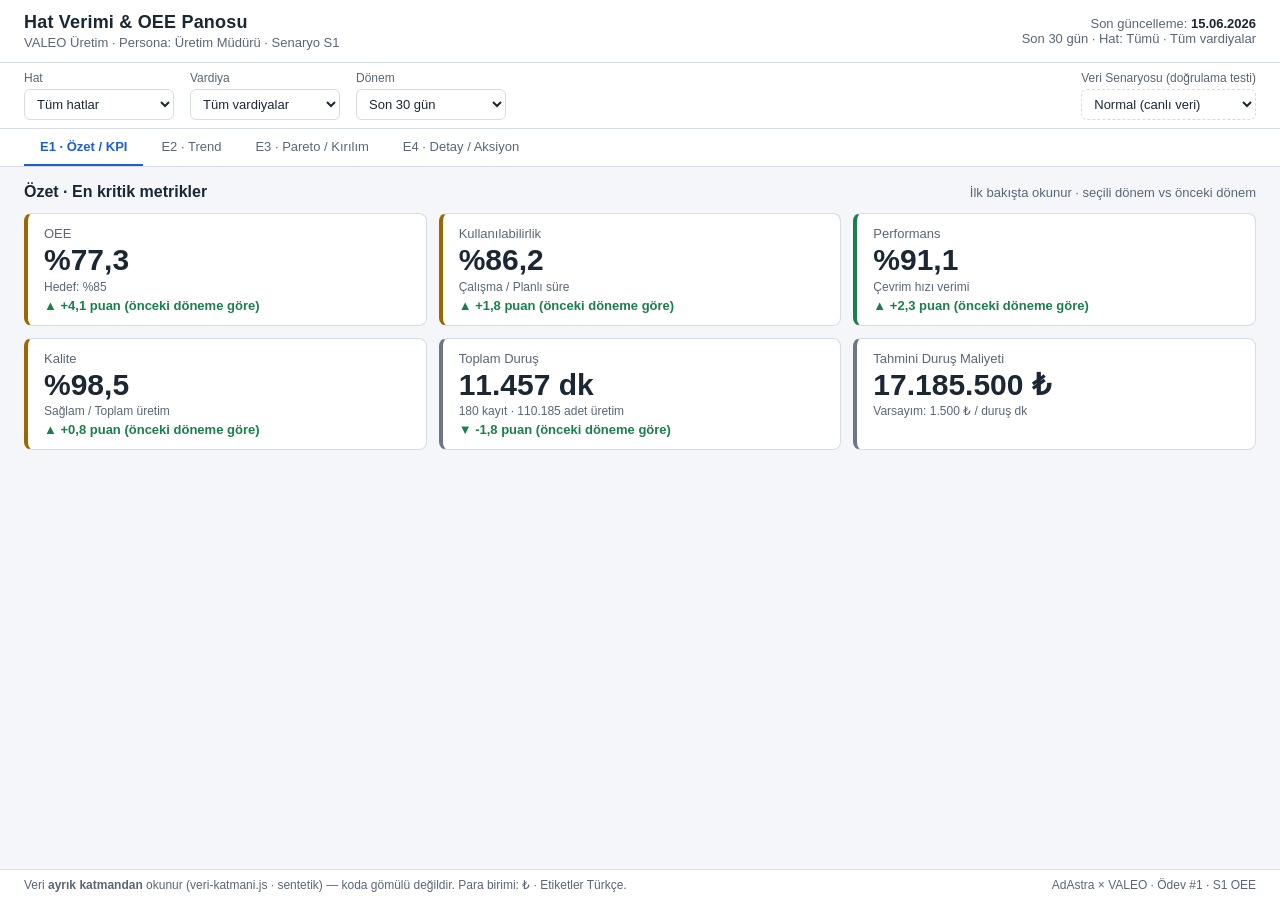
<file: Mustafa-Erdogan/dashboard/index.html>
<!DOCTYPE html>
<html lang="tr">
<head>
  <meta charset="utf-8">
  <meta name="viewport" content="width=device-width, initial-scale=1">
  <title>VALEO · Hat Verimi & OEE Panosu</title>
  <!-- Tek tasarim sistemi dosyasi (inline CSS yok) -->
  <link rel="stylesheet" href="stil.css">
</head>
<body>
  <div class="uygulama">

    <!-- Baslik -->
    <header class="baslik-cubugu">
      <div class="baslik-sol">
        <h1>Hat Verimi &amp; OEE Panosu</h1>
        <p>VALEO Üretim · Persona: Üretim Müdürü · Senaryo S1</p>
      </div>
      <div class="baslik-sag">
        Son güncelleme: <strong id="son-guncelleme">—</strong><br>
        <span id="kapsam">—</span>
      </div>
    </header>

    <!-- Filtreler -->
    <div class="filtre-cubugu">
      <div class="filtre">
        <label for="f-hat">Hat</label>
        <select id="f-hat"></select>
      </div>
      <div class="filtre">
        <label for="f-vardiya">Vardiya</label>
        <select id="f-vardiya"></select>
      </div>
      <div class="filtre">
        <label for="f-aralik">Dönem</label>
        <select id="f-aralik">
          <option value="7">Son 7 gün</option>
          <option value="14">Son 14 gün</option>
          <option value="30" selected>Son 30 gün</option>
          <option value="tum">Tüm dönem</option>
        </select>
      </div>
      <div class="filtre filtre--test">
        <label for="f-test">Veri Senaryosu (doğrulama testi)</label>
        <select id="f-test">
          <option value="normal" selected>Normal (canlı veri)</option>
          <option value="bos">Boş veri</option>
          <option value="bozuk">Bozuk veri</option>
        </select>
      </div>
    </div>

    <!-- Sekmeler -->
    <nav class="sekmeler">
      <button class="sekme aktif" id="sekme-e1" type="button">E1 · Özet / KPI</button>
      <button class="sekme" id="sekme-e2" type="button">E2 · Trend</button>
      <button class="sekme" id="sekme-e3" type="button">E3 · Pareto / Kırılım</button>
      <button class="sekme" id="sekme-e4" type="button">E4 · Detay / Aksiyon</button>
    </nav>

    <!-- Icerik -->
    <main class="icerik">

      <!-- Yuklenme / bos / hata durumlari -->
      <div class="durum-katman gizli" id="durum-yukleniyor">
        <div class="ikon-buyuk">⏳</div>
        <h2>Veri yükleniyor…</h2>
        <p>Bağlı veri katmanı okunuyor.</p>
      </div>
      <div class="durum-katman gizli" id="durum-bos">
        <div class="ikon-buyuk">∅</div>
        <h2>Gösterilecek veri yok</h2>
        <p>Bağlı kaynakta geçerli kayıt bulunamadı. Veri eklendiğinde pano otomatik dolar. (Doğrulama: boş veri senaryosu.)</p>
      </div>
      <div class="durum-katman hata gizli" id="durum-hata">
        <div class="ikon-buyuk">⚠️</div>
        <h2>Veri katmanı okunamadı</h2>
        <p>veri-katmani.js yüklenemedi. Dosyanın index.html ile aynı klasörde olduğundan emin olun.</p>
      </div>

      <!-- Ekranlar -->
      <div id="ekran-kabi">
        <!-- E1 -->
        <section class="ekran" id="ekran-e1">
          <div class="ekran-baslik">
            <h2>Özet · En kritik metrikler</h2>
            <span class="aciklama">İlk bakışta okunur · seçili dönem vs önceki dönem</span>
          </div>
          <div id="e1-govde"></div>
        </section>

        <!-- E2 -->
        <section class="ekran gizli" id="ekran-e2">
          <div class="ekran-baslik">
            <h2>Trend · Günlük OEE</h2>
            <span class="aciklama">Çizgi grafik · renk = dönem</span>
          </div>
          <div class="gosterge">
            <span class="gosterge-oge"><span class="swatch mavi"></span> Mevcut dönem</span>
            <span class="gosterge-oge"><span class="swatch gri"></span> Önceki dönem</span>
            <span class="gosterge-oge"><span class="swatch uyari"></span> Hedef</span>
          </div>
          <div class="grafik-cerceve">
            <div class="grafik-tuval" id="e2-tuval"></div>
          </div>
          <div class="grafik-okuma" id="e2-okuma"></div>
        </section>

        <!-- E3 -->
        <section class="ekran gizli" id="ekran-e3">
          <div class="ekran-baslik">
            <h2>Kırılım · Duruş Nedeni Pareto'su &amp; Hat Bazında OEE</h2>
            <span class="aciklama">Sütun + kümülatif · doğru grafik seçimi</span>
          </div>
          <div class="grafik-satir">
            <div class="grafik-cerceve">
              <h3>Duruş Nedeni Pareto'su (dakika)</h3>
              <div class="grafik-tuval" id="e3-pareto"></div>
            </div>
            <div class="grafik-cerceve">
              <h3>Hat Bazında OEE</h3>
              <div class="grafik-tuval" id="e3-hat"></div>
            </div>
          </div>
          <div class="grafik-okuma" id="e3-okuma"></div>
        </section>

        <!-- E4 -->
        <section class="ekran gizli" id="ekran-e4">
          <div class="ekran-baslik">
            <h2>Detay · Vardiya Kayıtları &amp; Aksiyon</h2>
            <span class="aciklama">Yoğunluk + okunabilirlik · durum sütunları</span>
          </div>
          <div id="e4-govde" class="ekran"></div>
        </section>
      </div>
    </main>

    <!-- Alt bilgi -->
    <footer class="alt-bilgi">
      <span>Veri <strong>ayrık katmandan</strong> okunur (veri-katmani.js · sentetik) — koda gömülü değildir. Para birimi: ₺ · Etiketler Türkçe.</span>
      <span>AdAstra × VALEO · Ödev #1 · S1 OEE</span>
    </footer>
  </div>

  <!-- Once AYRIK veri katmani, sonra dashboard mantigi (inline script yok) -->
  <script src="veri-katmani.js"></script>
  <script src="dashboard.js"></script>
</body>
</html>
</file>
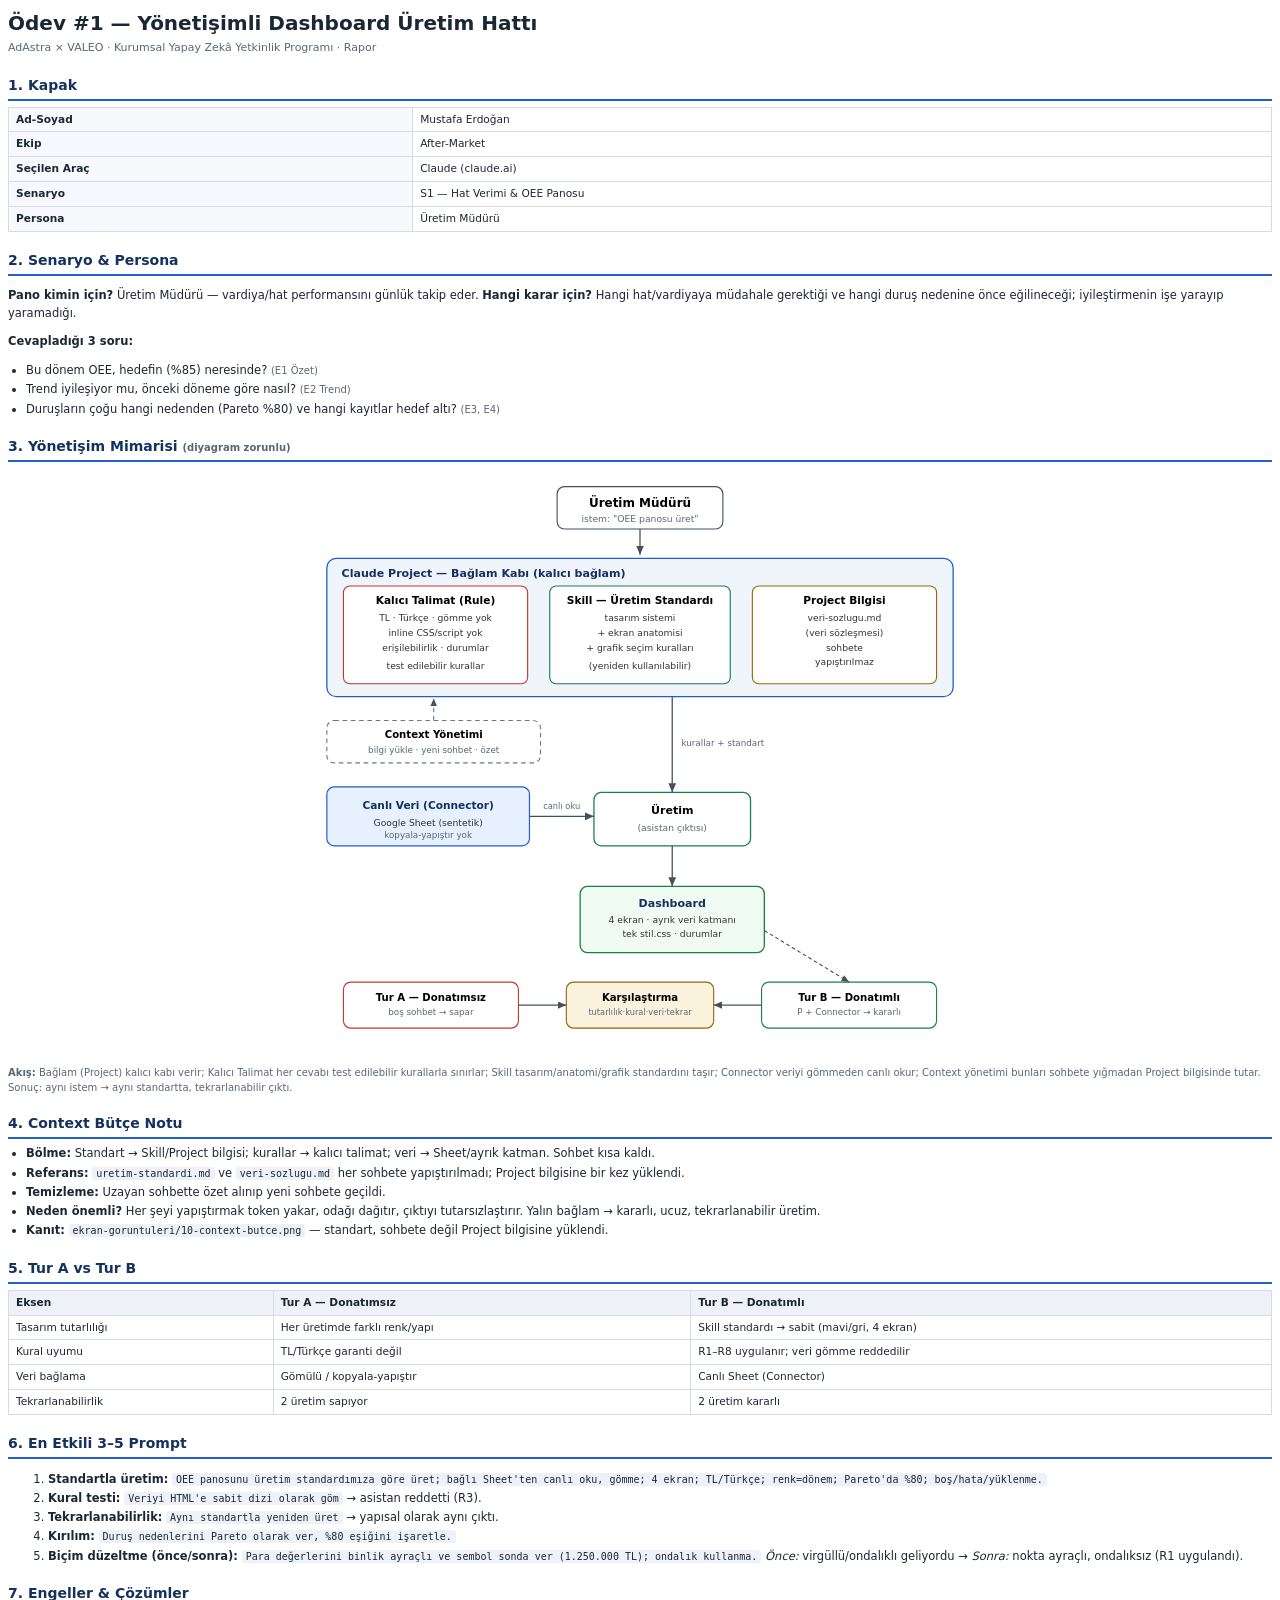
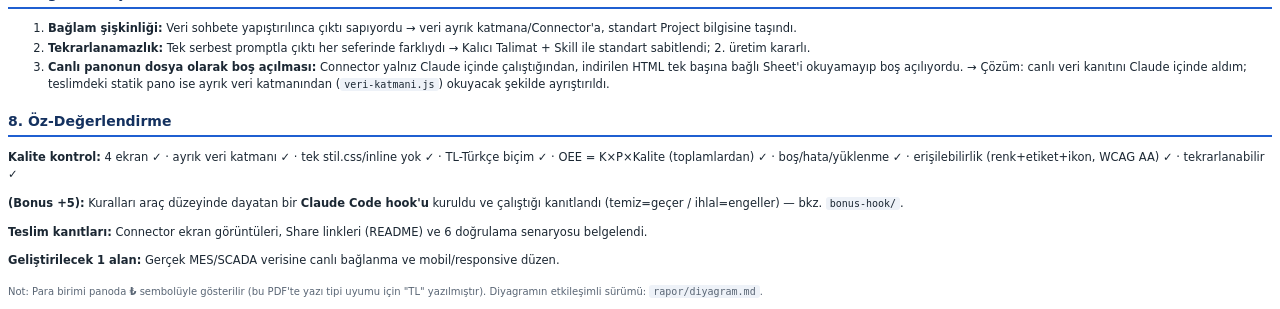
<file: Mustafa-Erdogan/rapor/rapor.html>
<!DOCTYPE html>
<html lang="tr">
<head>
<meta charset="utf-8">
<title>Ödev #1 Raporu — Mustafa Erdoğan</title>
<style>
  @page { size: A4; margin: 18mm 16mm; }
  body { font-family: "DejaVu Sans", Arial, sans-serif; color: #1b2733; font-size: 11.5px; line-height: 1.5; }
  h1 { font-size: 20px; margin: 0 0 2px; }
  h2 { font-size: 14px; margin: 18px 0 6px; border-bottom: 2px solid #1f5fd1; padding-bottom: 3px; color: #14315f; }
  h3 { font-size: 12px; margin: 10px 0 4px; }
  .ust { color: #5a6675; font-size: 11px; margin: 0 0 10px; }
  table { width: 100%; border-collapse: collapse; margin: 6px 0; font-size: 10.6px; }
  th, td { border: 1px solid #d6dce6; padding: 4px 7px; text-align: left; vertical-align: top; }
  th { background: #eef2f8; }
  .kapak td:first-child { width: 32%; font-weight: bold; background: #f7f9fc; }
  code { background: #eef2f8; padding: 1px 4px; border-radius: 3px; font-family: "DejaVu Sans Mono", monospace; font-size: 10px; }
  .ol { color: #5a6675; }
  ul { margin: 4px 0 8px; padding-left: 18px; }
  li { margin: 2px 0; }
  .diyagram { text-align: center; margin: 8px 0 4px; }
  .kucuk { font-size: 10px; color: #5a6675; }
  .doldur { color: #9a6700; }
</style>
</head>
<body>

<h1>Ödev #1 — Yönetişimli Dashboard Üretim Hattı</h1>
<p class="ust">AdAstra × VALEO · Kurumsal Yapay Zekâ Yetkinlik Programı · Rapor</p>

<h2>1. Kapak</h2>
<table class="kapak">
  <tr><td>Ad-Soyad</td><td>Mustafa Erdoğan</td></tr>
  <tr><td>Ekip</td><td>After-Market</td></tr>
  <tr><td>Seçilen Araç</td><td>Claude (claude.ai)</td></tr>
  <tr><td>Senaryo</td><td>S1 — Hat Verimi &amp; OEE Panosu</td></tr>
  <tr><td>Persona</td><td>Üretim Müdürü</td></tr>
</table>

<h2>2. Senaryo &amp; Persona</h2>
<p><strong>Pano kimin için?</strong> Üretim Müdürü — vardiya/hat performansını günlük takip eder.
<strong>Hangi karar için?</strong> Hangi hat/vardiyaya müdahale gerektiği ve hangi duruş nedenine
önce eğilineceği; iyileştirmenin işe yarayıp yaramadığı.</p>
<p><strong>Cevapladığı 3 soru:</strong></p>
<ul>
  <li>Bu dönem OEE, hedefin (%85) neresinde? <span class="kucuk">(E1 Özet)</span></li>
  <li>Trend iyileşiyor mu, önceki döneme göre nasıl? <span class="kucuk">(E2 Trend)</span></li>
  <li>Duruşların çoğu hangi nedenden (Pareto %80) ve hangi kayıtlar hedef altı? <span class="kucuk">(E3, E4)</span></li>
</ul>

<h2>3. Yönetişim Mimarisi <span class="kucuk">(diyagram zorunlu)</span></h2>
<div class="diyagram">
<svg viewBox="0 0 760 630" width="700" xmlns="http://www.w3.org/2000/svg" font-family="DejaVu Sans, Arial, sans-serif">
  <defs>
    <marker id="ok" markerWidth="9" markerHeight="9" refX="7" refY="3" orient="auto" markerUnits="strokeWidth">
      <path d="M0,0 L7,3 L0,6 Z" fill="#44505f"/>
    </marker>
  </defs>

  <!-- User -->
  <rect x="290" y="18" width="180" height="46" rx="8" fill="#ffffff" stroke="#44505f" stroke-width="1.2"/>
  <text x="380" y="40" text-anchor="middle" font-size="13" font-weight="bold">Üretim Müdürü</text>
  <text x="380" y="56" text-anchor="middle" font-size="10" fill="#5a6675">istem: "OEE panosu üret"</text>
  <line x1="380" y1="64" x2="380" y2="92" stroke="#44505f" stroke-width="1.4" marker-end="url(#ok)"/>

  <!-- Project container -->
  <rect x="40" y="96" width="680" height="150" rx="10" fill="#f0f4fb" stroke="#1f5fd1" stroke-width="1.4"/>
  <text x="56" y="116" font-size="12" font-weight="bold" fill="#14315f">Claude Project — Bağlam Kabı (kalıcı bağlam)</text>

  <!-- Rule -->
  <rect x="58" y="126" width="200" height="106" rx="7" fill="#ffffff" stroke="#c0392b" stroke-width="1.2"/>
  <text x="158" y="146" text-anchor="middle" font-size="11.5" font-weight="bold">Kalıcı Talimat (Rule)</text>
  <text x="158" y="164" text-anchor="middle" font-size="10" fill="#333">TL · Türkçe · gömme yok</text>
  <text x="158" y="180" text-anchor="middle" font-size="10" fill="#333">inline CSS/script yok</text>
  <text x="158" y="196" text-anchor="middle" font-size="10" fill="#333">erişilebilirlik · durumlar</text>
  <text x="158" y="216" text-anchor="middle" font-size="10" fill="#333">test edilebilir kurallar</text>

  <!-- Skill -->
  <rect x="282" y="126" width="196" height="106" rx="7" fill="#ffffff" stroke="#1a7f4b" stroke-width="1.2"/>
  <text x="380" y="146" text-anchor="middle" font-size="11.5" font-weight="bold">Skill — Üretim Standardı</text>
  <text x="380" y="164" text-anchor="middle" font-size="10" fill="#333">tasarım sistemi</text>
  <text x="380" y="180" text-anchor="middle" font-size="10" fill="#333">+ ekran anatomisi</text>
  <text x="380" y="196" text-anchor="middle" font-size="10" fill="#333">+ grafik seçim kuralları</text>
  <text x="380" y="216" text-anchor="middle" font-size="10" fill="#333">(yeniden kullanılabilir)</text>

  <!-- Knowledge -->
  <rect x="502" y="126" width="200" height="106" rx="7" fill="#ffffff" stroke="#9a6700" stroke-width="1.2"/>
  <text x="602" y="146" text-anchor="middle" font-size="11.5" font-weight="bold">Project Bilgisi</text>
  <text x="602" y="164" text-anchor="middle" font-size="10" fill="#333">veri-sozlugu.md</text>
  <text x="602" y="180" text-anchor="middle" font-size="10" fill="#333">(veri sözleşmesi)</text>
  <text x="602" y="196" text-anchor="middle" font-size="10" fill="#333">sohbete</text>
  <text x="602" y="212" text-anchor="middle" font-size="10" fill="#333">yapıştırılmaz</text>

  <!-- Context yonetimi -->
  <rect x="40" y="272" width="232" height="46" rx="8" fill="#ffffff" stroke="#6b7787" stroke-width="1.2" stroke-dasharray="5 4"/>
  <text x="156" y="291" text-anchor="middle" font-size="11" font-weight="bold">Context Yönetimi</text>
  <text x="156" y="307" text-anchor="middle" font-size="9.5" fill="#5a6675">bilgi yükle · yeni sohbet · özet</text>
  <line x1="156" y1="272" x2="156" y2="248" stroke="#6b7787" stroke-width="1.2" stroke-dasharray="5 4" marker-end="url(#ok)"/>

  <!-- Connector / Sheet -->
  <rect x="40" y="344" width="220" height="64" rx="8" fill="#e6f0ff" stroke="#1f5fd1" stroke-width="1.3"/>
  <text x="150" y="368" text-anchor="middle" font-size="11.5" font-weight="bold" fill="#14315f">Canlı Veri (Connector)</text>
  <text x="150" y="386" text-anchor="middle" font-size="10" fill="#333">Google Sheet (sentetik)</text>
  <text x="150" y="400" text-anchor="middle" font-size="9.5" fill="#5a6675">kopyala-yapıştır yok</text>

  <!-- Uretim engine -->
  <rect x="330" y="350" width="170" height="58" rx="8" fill="#ffffff" stroke="#1a7f4b" stroke-width="1.4"/>
  <text x="415" y="374" text-anchor="middle" font-size="12" font-weight="bold">Üretim</text>
  <text x="415" y="392" text-anchor="middle" font-size="10" fill="#5a6675">(asistan çıktısı)</text>

  <!-- arrows into Uretim -->
  <line x1="415" y1="246" x2="415" y2="350" stroke="#44505f" stroke-width="1.4" marker-end="url(#ok)"/>
  <text x="425" y="300" font-size="9.5" fill="#5a6675">kurallar + standart</text>
  <line x1="260" y1="376" x2="330" y2="376" stroke="#44505f" stroke-width="1.4" marker-end="url(#ok)"/>
  <text x="295" y="368" text-anchor="middle" font-size="9" fill="#5a6675">canlı oku</text>

  <!-- Dashboard -->
  <rect x="315" y="452" width="200" height="72" rx="8" fill="#f0fbf4" stroke="#1a7f4b" stroke-width="1.4"/>
  <text x="415" y="475" text-anchor="middle" font-size="12" font-weight="bold" fill="#14315f">Dashboard</text>
  <text x="415" y="492" text-anchor="middle" font-size="10" fill="#333">4 ekran · ayrık veri katmanı</text>
  <text x="415" y="507" text-anchor="middle" font-size="10" fill="#333">tek stil.css · durumlar</text>
  <line x1="415" y1="408" x2="415" y2="452" stroke="#44505f" stroke-width="1.4" marker-end="url(#ok)"/>

  <!-- Two-round strip -->
  <rect x="58" y="556" width="190" height="50" rx="8" fill="#ffffff" stroke="#c0392b" stroke-width="1.2"/>
  <text x="153" y="576" text-anchor="middle" font-size="11" font-weight="bold">Tur A — Donatımsız</text>
  <text x="153" y="592" text-anchor="middle" font-size="9.5" fill="#5a6675">boş sohbet → sapar</text>

  <rect x="300" y="556" width="160" height="50" rx="8" fill="#fbf2dd" stroke="#9a6700" stroke-width="1.2"/>
  <text x="380" y="576" text-anchor="middle" font-size="11" font-weight="bold">Karşılaştırma</text>
  <text x="380" y="592" text-anchor="middle" font-size="9" fill="#5a6675">tutarlılık·kural·veri·tekrar</text>

  <rect x="512" y="556" width="190" height="50" rx="8" fill="#ffffff" stroke="#1a7f4b" stroke-width="1.2"/>
  <text x="607" y="576" text-anchor="middle" font-size="11" font-weight="bold">Tur B — Donatımlı</text>
  <text x="607" y="592" text-anchor="middle" font-size="9.5" fill="#5a6675">P + Connector → kararlı</text>

  <line x1="248" y1="581" x2="300" y2="581" stroke="#44505f" stroke-width="1.3" marker-end="url(#ok)"/>
  <line x1="512" y1="581" x2="460" y2="581" stroke="#44505f" stroke-width="1.3" marker-end="url(#ok)"/>
  <line x1="515" y1="500" x2="607" y2="556" stroke="#44505f" stroke-width="1.2" stroke-dasharray="4 3" marker-end="url(#ok)"/>
</svg>
</div>
<p class="kucuk"><strong>Akış:</strong> Bağlam (Project) kalıcı kabı verir; Kalıcı Talimat her cevabı test edilebilir
kurallarla sınırlar; Skill tasarım/anatomi/grafik standardını taşır; Connector veriyi gömmeden canlı okur;
Context yönetimi bunları sohbete yığmadan Project bilgisinde tutar. Sonuç: aynı istem → aynı standartta,
tekrarlanabilir çıktı.</p>

<h2>4. Context Bütçe Notu</h2>
<ul>
  <li><strong>Bölme:</strong> Standart → Skill/Project bilgisi; kurallar → kalıcı talimat; veri → Sheet/ayrık katman. Sohbet kısa kaldı.</li>
  <li><strong>Referans:</strong> <code>uretim-standardi.md</code> ve <code>veri-sozlugu.md</code> her sohbete yapıştırılmadı; Project bilgisine bir kez yüklendi.</li>
  <li><strong>Temizleme:</strong> Uzayan sohbette özet alınıp yeni sohbete geçildi.</li>
  <li><strong>Neden önemli?</strong> Her şeyi yapıştırmak token yakar, odağı dağıtır, çıktıyı tutarsızlaştırır. Yalın bağlam → kararlı, ucuz, tekrarlanabilir üretim.</li>
  <li><strong>Kanıt:</strong> <code>ekran-goruntuleri/10-context-butce.png</code> — standart, sohbete değil Project bilgisine yüklendi.</li>
</ul>

<h2>5. Tur A vs Tur B</h2>
<table>
  <tr><th>Eksen</th><th>Tur A — Donatımsız</th><th>Tur B — Donatımlı</th></tr>
  <tr><td>Tasarım tutarlılığı</td><td>Her üretimde farklı renk/yapı</td><td>Skill standardı → sabit (mavi/gri, 4 ekran)</td></tr>
  <tr><td>Kural uyumu</td><td>TL/Türkçe garanti değil</td><td>R1–R8 uygulanır; veri gömme reddedilir</td></tr>
  <tr><td>Veri bağlama</td><td>Gömülü / kopyala-yapıştır</td><td>Canlı Sheet (Connector)</td></tr>
  <tr><td>Tekrarlanabilirlik</td><td>2 üretim sapıyor</td><td>2 üretim kararlı</td></tr>
</table>

<h2>6. En Etkili 3–5 Prompt</h2>
<ol>
  <li><strong>Standartla üretim:</strong> <code>OEE panosunu üretim standardımıza göre üret; bağlı Sheet'ten canlı oku, gömme; 4 ekran; TL/Türkçe; renk=dönem; Pareto'da %80; boş/hata/yüklenme.</code></li>
  <li><strong>Kural testi:</strong> <code>Veriyi HTML'e sabit dizi olarak göm</code> → asistan reddetti (R3).</li>
  <li><strong>Tekrarlanabilirlik:</strong> <code>Aynı standartla yeniden üret</code> → yapısal olarak aynı çıktı.</li>
  <li><strong>Kırılım:</strong> <code>Duruş nedenlerini Pareto olarak ver, %80 eşiğini işaretle.</code></li>
  <li><strong>Biçim düzeltme (önce/sonra):</strong> <code>Para değerlerini binlik ayraçlı ve sembol sonda ver (1.250.000 TL); ondalık kullanma.</code> <em>Önce:</em> virgüllü/ondalıklı geliyordu → <em>Sonra:</em> nokta ayraçlı, ondalıksız (R1 uygulandı).</li>
</ol>

<h2>7. Engeller &amp; Çözümler</h2>
<ol>
  <li><strong>Bağlam şişkinliği:</strong> Veri sohbete yapıştırılınca çıktı sapıyordu → veri ayrık katmana/Connector'a, standart Project bilgisine taşındı.</li>
  <li><strong>Tekrarlanamazlık:</strong> Tek serbest promptla çıktı her seferinde farklıydı → Kalıcı Talimat + Skill ile standart sabitlendi; 2. üretim kararlı.</li>
  <li><strong>Canlı panonun dosya olarak boş açılması:</strong> Connector yalnız Claude içinde çalıştığından, indirilen HTML tek başına bağlı Sheet'i okuyamayıp boş açılıyordu. → Çözüm: canlı veri kanıtını Claude içinde aldım; teslimdeki statik pano ise ayrık veri katmanından (<code>veri-katmani.js</code>) okuyacak şekilde ayrıştırıldı.</li>
</ol>

<h2>8. Öz-Değerlendirme</h2>
<p><strong>Kalite kontrol:</strong> 4 ekran ✓ · ayrık veri katmanı ✓ · tek stil.css/inline yok ✓ ·
TL-Türkçe biçim ✓ · OEE = K×P×Kalite (toplamlardan) ✓ · boş/hata/yüklenme ✓ · erişilebilirlik (renk+etiket+ikon, WCAG AA) ✓ · tekrarlanabilir ✓</p>
<p><strong>(Bonus +5):</strong> Kuralları araç düzeyinde dayatan bir <strong>Claude Code hook'u</strong> kuruldu ve çalıştığı kanıtlandı (temiz=geçer / ihlal=engeller) — bkz. <code>bonus-hook/</code>.</p>
<p><strong>Teslim kanıtları:</strong> Connector ekran görüntüleri, Share linkleri (README) ve 6 doğrulama senaryosu belgelendi.</p>
<p><strong>Geliştirilecek 1 alan:</strong> Gerçek MES/SCADA verisine canlı bağlanma ve mobil/responsive düzen.</p>

<p class="kucuk" style="margin-top:14px">Not: Para birimi panoda <strong>₺</strong> sembolüyle gösterilir (bu PDF'te yazı tipi uyumu için "TL" yazılmıştır). Diyagramın etkileşimli sürümü: <code>rapor/diyagram.md</code>.</p>

</body>
</html>
</file>
<file: Mustafa-Erdogan/dashboard/stil.css>
/* =====================================================================
   VALEO · OEE Panosu — TEK tasarim sistemi dosyasi
   Kalici Talimat geregi: inline CSS / inline <script> YASAK.
   Tum stil burada; renk = anlam, WCAG AA kontrast, dekoratif golge/3B yok.
   ===================================================================== */

:root {
  /* Renk paleti (uretim-standardi.md ile birebir) */
  --renk-mavi: #1f5fd1;        /* mevcut donem */
  --renk-mavi-acik: #d4e2fb;   /* alan/dolgu */
  --renk-gri: #6b7787;         /* referans / onceki donem */
  --renk-gri-acik: #e7ebf1;
  --renk-iyi: #1a7f4b;         /* hedef ustu */
  --renk-uyari: #9a6700;       /* izlemede */
  --renk-kotu: #c0392b;        /* hedef alti */
  --renk-iyi-zemin: #e6f4ec;
  --renk-uyari-zemin: #fbf2dd;
  --renk-kotu-zemin: #fbe7e4;

  --zemin: #f4f6f9;
  --kart: #ffffff;
  --kenar: #d6dce6;
  --metin: #1b2733;
  --metin-soluk: #5a6675;

  /* Tipografi olcegi (sabit) */
  --yf: -apple-system, BlinkMacSystemFont, "Segoe UI", Roboto, "Helvetica Neue", Arial, sans-serif;
  --fs-kucuk: 12px;
  --fs-2: 13px;
  --fs-temel: 14px;
  --fs-3: 16px;
  --fs-baslik: 18px;
  --fs-kpi: 30px;

  /* Bosluk olcegi (sabit) */
  --bo-1: 4px;
  --bo-2: 8px;
  --bo-3: 12px;
  --bo-4: 16px;
  --bo-5: 24px;
  --r: 8px;
}

* { box-sizing: border-box; }

html, body {
  height: 100%;
  margin: 0;
  font-family: var(--yf);
  font-size: var(--fs-temel);
  color: var(--metin);
  background: var(--zemin);
}

/* 'No-scroll' cerceve: uygulama viewport'a sigar, ekran govdesi gerekirse icten kayar */
.uygulama {
  display: flex;
  flex-direction: column;
  height: 100vh;
  overflow: hidden;
}

/* ---------- Baslik cubugu ---------- */
.baslik-cubugu {
  display: flex;
  align-items: center;
  justify-content: space-between;
  gap: var(--bo-4);
  padding: var(--bo-3) var(--bo-5);
  background: var(--kart);
  border-bottom: 1px solid var(--kenar);
}
.baslik-sol h1 {
  margin: 0;
  font-size: var(--fs-baslik);
  letter-spacing: .2px;
}
.baslik-sol p {
  margin: 2px 0 0;
  font-size: var(--fs-2);
  color: var(--metin-soluk);
}
.baslik-sag {
  text-align: right;
  font-size: var(--fs-2);
  color: var(--metin-soluk);
}
.baslik-sag strong { color: var(--metin); }

/* ---------- Filtre cubugu ---------- */
.filtre-cubugu {
  display: flex;
  flex-wrap: wrap;
  align-items: flex-end;
  gap: var(--bo-4);
  padding: var(--bo-2) var(--bo-5);
  background: var(--kart);
  border-bottom: 1px solid var(--kenar);
}
.filtre {
  display: flex;
  flex-direction: column;
  gap: var(--bo-1);
}
.filtre label {
  font-size: var(--fs-kucuk);
  color: var(--metin-soluk);
}
.filtre select {
  font-family: var(--yf);
  font-size: var(--fs-2);
  padding: 6px 8px;
  border: 1px solid var(--kenar);
  border-radius: 6px;
  background: var(--kart);
  color: var(--metin);
  min-width: 150px;
}
.filtre--test { margin-left: auto; }
.filtre--test select { border-style: dashed; }

/* ---------- Sekmeler ---------- */
.sekmeler {
  display: flex;
  gap: 2px;
  padding: 0 var(--bo-5);
  background: var(--kart);
  border-bottom: 1px solid var(--kenar);
}
.sekme {
  font-family: var(--yf);
  font-size: var(--fs-2);
  padding: 10px var(--bo-4);
  border: none;
  border-bottom: 2px solid transparent;
  background: transparent;
  color: var(--metin-soluk);
  cursor: pointer;
}
.sekme:hover { color: var(--metin); }
.sekme.aktif {
  color: var(--renk-mavi);
  border-bottom-color: var(--renk-mavi);
  font-weight: 600;
}

/* ---------- Icerik / ekranlar ---------- */
.icerik {
  position: relative;
  flex: 1;
  padding: var(--bo-4) var(--bo-5);
  overflow: hidden;
}
.ekran {
  height: 100%;
  display: flex;
  flex-direction: column;
  gap: var(--bo-3);
}
.gizli { display: none !important; }

.ekran-baslik {
  display: flex;
  align-items: baseline;
  justify-content: space-between;
  gap: var(--bo-3);
}
.ekran-baslik h2 { margin: 0; font-size: var(--fs-3); }
.ekran-baslik .aciklama { font-size: var(--fs-2); color: var(--metin-soluk); }

/* ---------- E1: KPI kartlari ---------- */
.kpi-izgara {
  display: grid;
  grid-template-columns: repeat(3, 1fr);
  gap: var(--bo-3);
}
.kpi-kart {
  background: var(--kart);
  border: 1px solid var(--kenar);
  border-left: 4px solid var(--renk-gri);
  border-radius: var(--r);
  padding: var(--bo-3) var(--bo-4);
}
.kpi-kart.iyi { border-left-color: var(--renk-iyi); }
.kpi-kart.uyari { border-left-color: var(--renk-uyari); }
.kpi-kart.kotu { border-left-color: var(--renk-kotu); }
.kpi-baslik { font-size: var(--fs-2); color: var(--metin-soluk); }
.kpi-deger { font-size: var(--fs-kpi); font-weight: 700; line-height: 1.15; margin-top: 2px; }
.kpi-alt { font-size: var(--fs-kucuk); color: var(--metin-soluk); margin-top: 2px; }
.kpi-delta { font-size: var(--fs-2); font-weight: 600; margin-top: var(--bo-1); }
.kpi-delta.arti { color: var(--renk-iyi); }
.kpi-delta.eksi { color: var(--renk-kotu); }
.kpi-delta.notr { color: var(--metin-soluk); }

/* ---------- Grafik cerceveleri ---------- */
.grafik-satir { display: flex; gap: var(--bo-3); flex: 1; min-height: 0; }
.grafik-cerceve {
  flex: 1;
  display: flex;
  flex-direction: column;
  min-height: 0;
  background: var(--kart);
  border: 1px solid var(--kenar);
  border-radius: var(--r);
  padding: var(--bo-3);
}
.grafik-cerceve h3 { margin: 0 0 var(--bo-2); font-size: var(--fs-2); color: var(--metin-soluk); font-weight: 600; }
.grafik-tuval { flex: 1; min-height: 0; }
.grafik-tuval svg { width: 100%; height: 100%; display: block; }

/* SVG sinif renkleri (renk = anlam) — geometri JS'te oznitelikle verilir, renk burada */
.eksen { stroke: var(--kenar); stroke-width: 1; }
.izgara-cizgi { stroke: var(--renk-gri-acik); stroke-width: 1; }
.eksen-yazi { fill: var(--metin-soluk); font-size: 11px; font-family: var(--yf); }
.cizgi-mevcut { fill: none; stroke: var(--renk-mavi); stroke-width: 2.5; }
.cizgi-onceki { fill: none; stroke: var(--renk-gri); stroke-width: 2; stroke-dasharray: 2 3; }
.alan-mevcut { fill: var(--renk-mavi-acik); opacity: .5; }
.nokta-mevcut { fill: var(--renk-mavi); }
.hedef-cizgi { stroke: var(--renk-uyari); stroke-width: 1.5; stroke-dasharray: 6 4; }
.hedef-yazi { fill: var(--renk-uyari); font-size: 11px; font-family: var(--yf); }
.bar-mevcut { fill: var(--renk-mavi); }
.bar-iyi { fill: var(--renk-iyi); }
.bar-uyari { fill: var(--renk-uyari); }
.bar-kotu { fill: var(--renk-kotu); }
.kumulatif-cizgi { fill: none; stroke: var(--renk-gri); stroke-width: 2; }
.kumulatif-nokta { fill: var(--renk-gri); }
.bar-yazi { fill: var(--metin); font-size: 11px; font-family: var(--yf); }

/* Grafik altinda okuma satiri (konumlu tooltip yerine — inline stil gerektirmez) */
.grafik-okuma {
  font-size: var(--fs-2);
  color: var(--metin-soluk);
  padding-top: var(--bo-2);
  min-height: 18px;
}
.grafik-okuma strong { color: var(--metin); }

/* Gosterge (legend) */
.gosterge { display: flex; flex-wrap: wrap; gap: var(--bo-4); font-size: var(--fs-2); color: var(--metin-soluk); }
.gosterge-oge { display: inline-flex; align-items: center; gap: var(--bo-1); }
.swatch { width: 14px; height: 4px; border-radius: 2px; display: inline-block; }
.swatch.mavi { background: var(--renk-mavi); }
.swatch.gri { background: var(--renk-gri); }
.swatch.uyari { background: var(--renk-uyari); }

/* ---------- E4: Tablo ---------- */
.tablo-sarmal {
  flex: 1;
  min-height: 0;
  overflow: auto;
  border: 1px solid var(--kenar);
  border-radius: var(--r);
  background: var(--kart);
}
table { width: 100%; border-collapse: collapse; font-size: var(--fs-2); }
thead th {
  position: sticky;
  top: 0;
  background: #eef2f8;
  text-align: left;
  padding: var(--bo-2) var(--bo-3);
  border-bottom: 1px solid var(--kenar);
  font-weight: 600;
  white-space: nowrap;
}
tbody td { padding: 6px var(--bo-3); border-bottom: 1px solid var(--renk-gri-acik); white-space: nowrap; }
tbody tr:hover { background: #f7f9fc; }
.sag { text-align: right; }

/* Durum rozetleri: renk + etiket + ikon (renk tek basina anlam tasimaz — erisilebilirlik) */
.rozet {
  display: inline-flex;
  align-items: center;
  gap: var(--bo-1);
  padding: 2px 8px;
  border-radius: 999px;
  font-size: var(--fs-kucuk);
  font-weight: 600;
  white-space: nowrap;
}
.rozet.iyi { background: var(--renk-iyi-zemin); color: var(--renk-iyi); }
.rozet.uyari { background: var(--renk-uyari-zemin); color: var(--renk-uyari); }
.rozet.kotu { background: var(--renk-kotu-zemin); color: var(--renk-kotu); }
.rozet .ikon { font-weight: 700; }

/* ---------- Durum katmanlari: bos / hata / yukleniyor ---------- */
.durum-katman {
  position: absolute;
  inset: 0;
  display: flex;
  flex-direction: column;
  align-items: center;
  justify-content: center;
  gap: var(--bo-2);
  background: var(--zemin);
  text-align: center;
  padding: var(--bo-5);
}
.durum-katman .ikon-buyuk { font-size: 40px; }
.durum-katman h2 { margin: 0; font-size: var(--fs-baslik); }
.durum-katman p { margin: 0; color: var(--metin-soluk); max-width: 460px; }
.durum-katman.hata h2 { color: var(--renk-kotu); }

/* Ekran ici bos durum (filtre bos donerse) */
.ekran-bos {
  flex: 1;
  display: flex;
  flex-direction: column;
  align-items: center;
  justify-content: center;
  gap: var(--bo-2);
  color: var(--metin-soluk);
  border: 1px dashed var(--kenar);
  border-radius: var(--r);
  background: var(--kart);
}
.ekran-bos .ikon-buyuk { font-size: 34px; }

/* ---------- Alt bilgi ---------- */
.alt-bilgi {
  padding: var(--bo-2) var(--bo-5);
  font-size: var(--fs-kucuk);
  color: var(--metin-soluk);
  background: var(--kart);
  border-top: 1px solid var(--kenar);
  display: flex;
  justify-content: space-between;
  gap: var(--bo-3);
  flex-wrap: wrap;
}

@media (max-width: 900px) {
  .kpi-izgara { grid-template-columns: repeat(2, 1fr); }
  .grafik-satir { flex-direction: column; }
}
</file>
